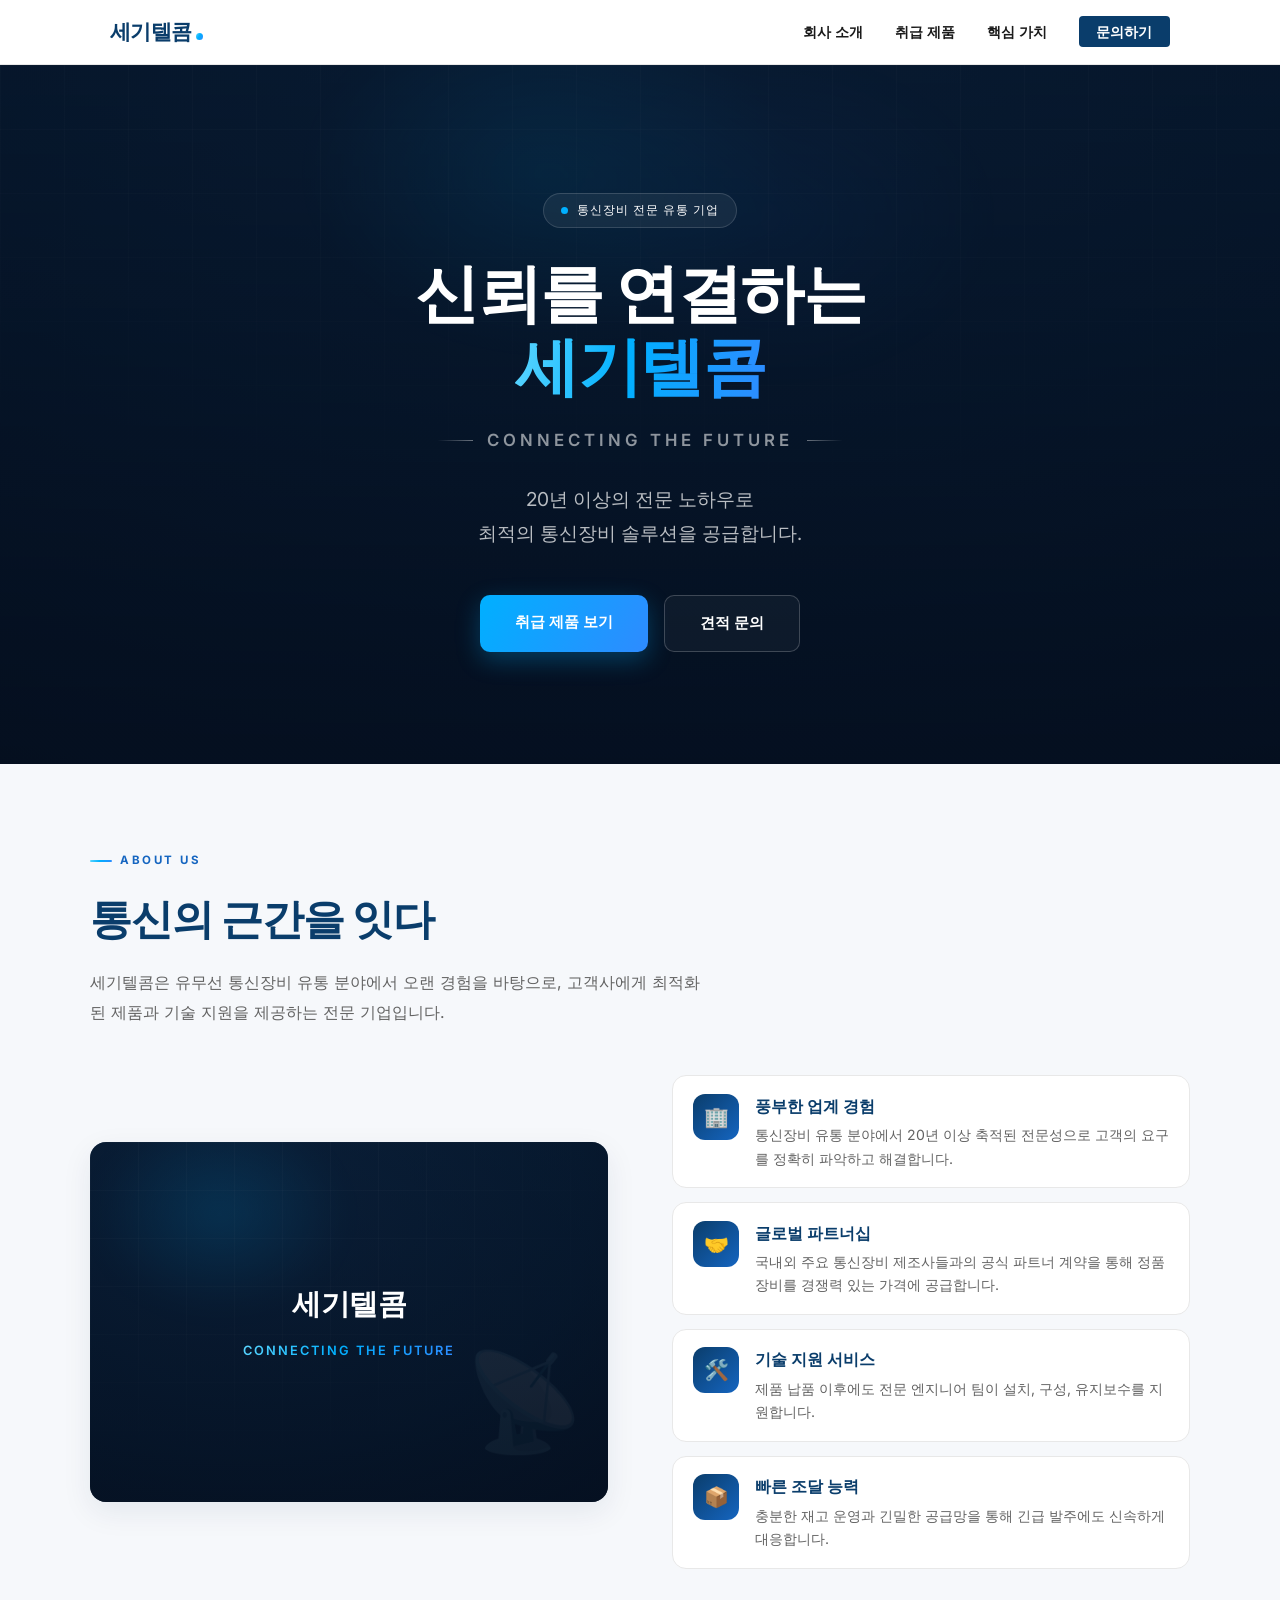
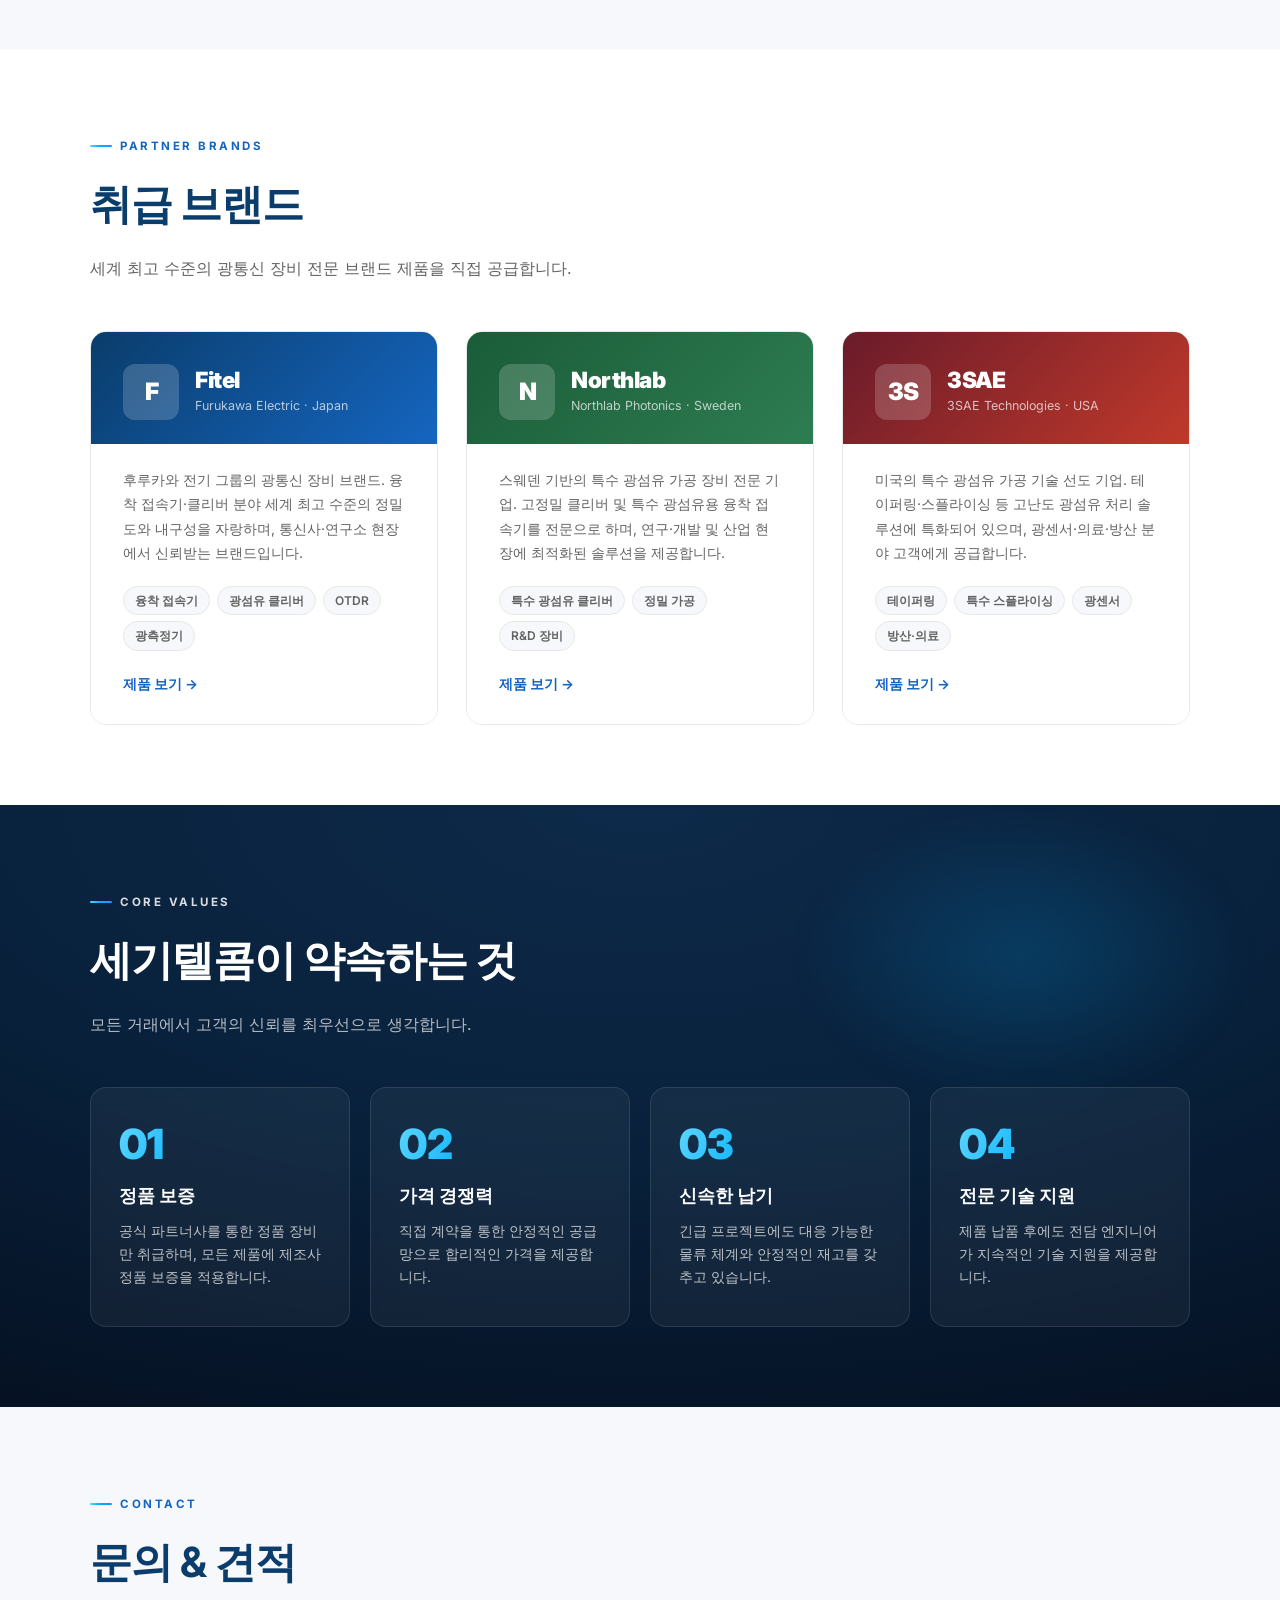
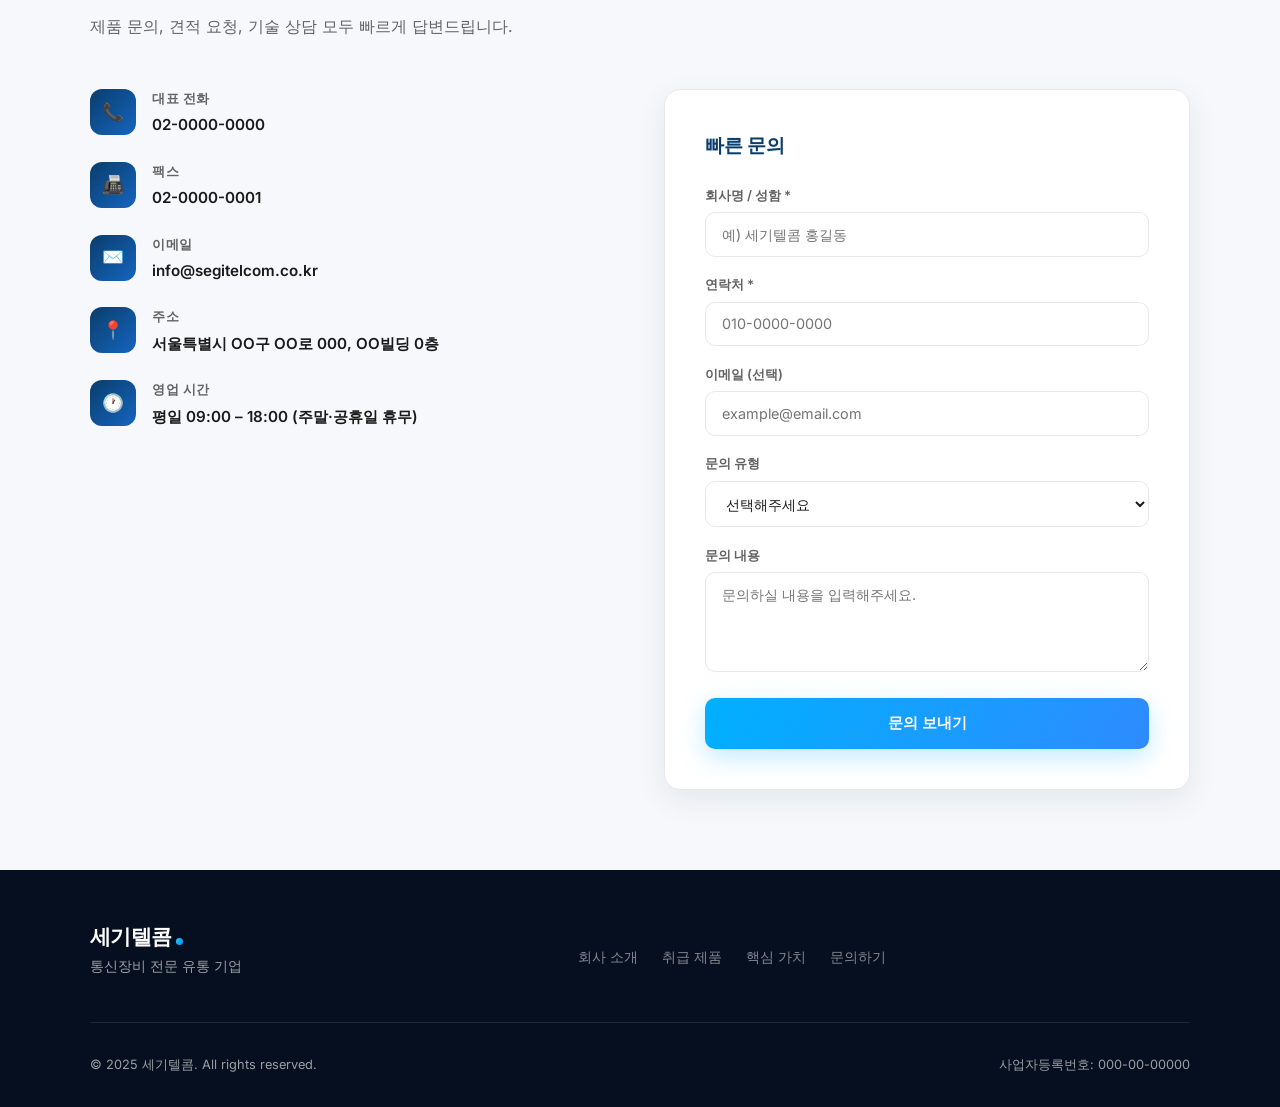
<file: index.html>
<!DOCTYPE html>
<html lang="ko">
<head>
  <meta charset="UTF-8" />
  <meta name="viewport" content="width=device-width, initial-scale=1.0" />
  <title>세기텔콤 | 통신장비 전문 유통</title>
  <link rel="preconnect" href="https://fonts.googleapis.com">
  <link href="https://fonts.googleapis.com/css2?family=Inter:wght@400;500;600;700&display=swap" rel="stylesheet">
  <style>
    :root {
      --primary: #0a3d6b;
      --primary-light: #1565c0;
      --accent: #00b0ff;
      --accent-grad: linear-gradient(120deg, #5cd6ff 0%, #00b0ff 45%, #2e8bff 100%);
      --gray-100: #f6f8fb;
      --gray-200: #e8e8e8;
      --gray-500: #636363;
      --gray-800: #1a1a1a;
      --white: #ffffff;
      --dark: #050f1f;
      --dark-2: #08203a;
      --radius: 16px;
      --shadow: 0 2px 8px rgba(26,26,26,0.08);
      --shadow-card: 0 10px 30px rgba(13,40,74,0.08);
      --shadow-glow: 0 16px 40px rgba(0,176,255,0.18);
    }

    * { box-sizing: border-box; margin: 0; padding: 0; }
    html { scroll-behavior: smooth; }
    body {
      font-family: 'Inter', 'Apple SD Gothic Neo', 'Noto Sans KR', 'Malgun Gothic', sans-serif;
      color: var(--gray-800);
      line-height: 1.6;
    }

    /* ── 내비게이션 ── */
    header {
      position: sticky;
      top: 0;
      z-index: 100;
      background: var(--white);
      border-bottom: 1px solid var(--gray-200);
    }

    nav {
      max-width: 1100px;
      margin: 0 auto;
      padding: 0 1.25rem;
      height: 64px;
      display: flex;
      align-items: center;
      justify-content: space-between;
    }

    .logo {
      display: inline-flex;
      align-items: flex-end;
      font-size: 1.34rem;
      font-weight: 700;
      color: var(--primary);
      letter-spacing: -0.6px;
      line-height: 1;
      text-decoration: none;
    }
    .logo-dot {
      width: 7px;
      height: 7px;
      border-radius: 50%;
      background: var(--accent-grad);
      margin-left: 4px;
      margin-bottom: 3px;
      transition: transform 0.2s ease;
    }
    .logo:hover .logo-dot { transform: scale(1.25); }

    .nav-links {
      display: flex;
      gap: 2rem;
      list-style: none;
    }
    .nav-links a {
      text-decoration: none;
      font-size: 0.9rem;
      font-weight: 600;
      color: var(--gray-800);
      transition: color 0.2s;
    }
    .nav-links a:hover { color: var(--primary-light); }

    .nav-cta {
      background: var(--primary);
      color: var(--white) !important;
      padding: 0.45rem 1.1rem;
      border-radius: 4px;
      transition: background 0.2s !important;
    }
    .nav-cta:hover { background: var(--primary-light) !important; }

    /* 햄버거 */
    .hamburger {
      display: none;
      flex-direction: column;
      gap: 5px;
      cursor: pointer;
      padding: 4px;
      background: none;
      border: none;
    }
    .hamburger span {
      display: block;
      width: 24px;
      height: 2px;
      background: var(--primary);
      border-radius: 2px;
      transition: all 0.3s;
    }
    .hamburger.open span:nth-child(1) { transform: translateY(7px) rotate(45deg); }
    .hamburger.open span:nth-child(2) { opacity: 0; }
    .hamburger.open span:nth-child(3) { transform: translateY(-7px) rotate(-45deg); }

    /* 모바일 드로어 */
    .mobile-menu {
      display: none;
      flex-direction: column;
      background: var(--white);
      border-top: 1px solid var(--gray-200);
      padding: 1rem 1.25rem 1.5rem;
      gap: 0.75rem;
    }
    .mobile-menu.open { display: flex; }
    .mobile-menu a {
      text-decoration: none;
      font-size: 0.95rem;
      font-weight: 600;
      color: var(--gray-800);
      padding: 0.5rem 0;
      border-bottom: 1px solid var(--gray-100);
    }
    .mobile-menu a:last-child { border-bottom: none; }

    /* ── 히어로 ── */
    #hero {
      background: radial-gradient(120% 120% at 50% 0%, #0e2a4a 0%, #08203a 45%, #050f1f 100%);
      color: var(--white);
      padding: 8rem 1.25rem 7rem;
      text-align: center;
      position: relative;
      overflow: hidden;
    }
    /* 은은한 광원(aurora) 글로우 */
    #hero::before {
      content: '';
      position: absolute;
      top: -30%;
      left: 50%;
      transform: translateX(-50%);
      width: 90%;
      height: 120%;
      background:
        radial-gradient(closest-side, rgba(0,176,255,0.22), transparent 70%),
        radial-gradient(closest-side, rgba(21,101,192,0.18), transparent 70%);
      background-position: 30% 20%, 75% 35%;
      background-size: 60% 60%, 55% 55%;
      background-repeat: no-repeat;
      filter: blur(10px);
      pointer-events: none;
    }
    /* 미세 그리드 라인 모티브 */
    #hero::after {
      content: '';
      position: absolute;
      inset: 0;
      background-image:
        linear-gradient(rgba(255,255,255,0.035) 1px, transparent 1px),
        linear-gradient(90deg, rgba(255,255,255,0.035) 1px, transparent 1px);
      background-size: 64px 64px;
      mask-image: radial-gradient(120% 80% at 50% 0%, #000 35%, transparent 80%);
      -webkit-mask-image: radial-gradient(120% 80% at 50% 0%, #000 35%, transparent 80%);
      pointer-events: none;
    }

    /* 유튜브 배경 영상 */
    .hero-video-bg {
      position: absolute;
      inset: 0;
      z-index: 0;
      overflow: hidden;
      pointer-events: none;
    }
    .hero-video-bg iframe {
      position: absolute;
      top: 50%;
      left: 50%;
      transform: translate(-50%, -50%);
      width: 100vw;
      height: 56.25vw;        /* 16:9 (가로 기준) */
      min-height: 100%;
      min-width: 177.78vh;    /* 16:9 (세로 기준) — 항상 영역을 덮도록 */
      border: 0;
    }
    /* 영상 위 어두운 오버레이 (텍스트 가독성 확보) */
    .hero-overlay {
      position: absolute;
      inset: 0;
      z-index: 1;
      background:
        linear-gradient(180deg, rgba(5,15,31,0.55) 0%, rgba(5,15,31,0.78) 100%);
      pointer-events: none;
    }

    .hero-inner {
      position: relative;
      z-index: 2;
      max-width: 820px;
      margin: 0 auto;
      animation: heroFade 0.9s ease both;
    }
    @keyframes heroFade {
      from { opacity: 0; transform: translateY(18px); }
      to   { opacity: 1; transform: translateY(0); }
    }

    .hero-badge {
      display: inline-flex;
      align-items: center;
      gap: 0.55rem;
      background: rgba(255,255,255,0.06);
      border: 1px solid rgba(255,255,255,0.14);
      border-radius: 50px;
      padding: 0.4rem 1.1rem;
      font-size: 0.78rem;
      font-weight: 500;
      letter-spacing: 1px;
      margin-bottom: 1.75rem;
      backdrop-filter: blur(8px);
    }
    .hero-badge::before {
      content: '';
      width: 7px; height: 7px;
      border-radius: 50%;
      background: var(--accent);
      box-shadow: 0 0 0 0 rgba(0,176,255,0.6);
      animation: pulseDot 2s infinite;
    }
    @keyframes pulseDot {
      0%   { box-shadow: 0 0 0 0 rgba(0,176,255,0.55); }
      70%  { box-shadow: 0 0 0 8px rgba(0,176,255,0); }
      100% { box-shadow: 0 0 0 0 rgba(0,176,255,0); }
    }

    #hero h1 {
      font-size: clamp(2.4rem, 6vw, 4rem);
      font-weight: 700;
      line-height: 1.15;
      margin-bottom: 1.5rem;
      letter-spacing: -1.5px;
    }
    #hero h1 em {
      font-style: normal;
      background: linear-gradient(100deg, #5cd6ff 0%, var(--accent) 45%, #2e8bff 100%);
      -webkit-background-clip: text;
      background-clip: text;
      -webkit-text-fill-color: transparent;
      color: transparent;
    }

    .hero-tagline {
      font-size: clamp(0.85rem, 2vw, 1.05rem);
      font-weight: 600;
      letter-spacing: 4px;
      text-transform: uppercase;
      color: rgba(255,255,255,0.55);
      margin-bottom: 1.75rem;
      display: flex;
      align-items: center;
      justify-content: center;
      gap: 0.9rem;
    }
    .hero-tagline::before,
    .hero-tagline::after {
      content: '';
      width: 36px;
      height: 1px;
      background: linear-gradient(90deg, transparent, rgba(255,255,255,0.4));
    }
    .hero-tagline::after { background: linear-gradient(90deg, rgba(255,255,255,0.4), transparent); }

    #hero p {
      font-size: clamp(1rem, 2.5vw, 1.2rem);
      color: rgba(255,255,255,0.72);
      font-weight: 400;
      margin-bottom: 2.75rem;
      line-height: 1.8;
    }

    .hero-btns { display: flex; gap: 1rem; justify-content: center; flex-wrap: wrap; }

    .btn-primary {
      background: linear-gradient(120deg, var(--accent), #2e8bff);
      color: #fff;
      font-weight: 600;
      padding: 0.95rem 2.2rem;
      border-radius: 10px;
      text-decoration: none;
      font-size: 0.95rem;
      box-shadow: 0 8px 24px rgba(0,176,255,0.28);
      transition: transform 0.2s, box-shadow 0.2s;
    }
    .btn-primary:hover { transform: translateY(-2px); box-shadow: 0 12px 32px rgba(0,176,255,0.4); }

    .btn-outline {
      background: rgba(255,255,255,0.04);
      color: var(--white);
      font-weight: 600;
      padding: 0.95rem 2.2rem;
      border-radius: 10px;
      border: 1px solid rgba(255,255,255,0.2);
      text-decoration: none;
      font-size: 0.95rem;
      backdrop-filter: blur(8px);
      transition: background 0.2s, border-color 0.2s, transform 0.2s;
    }
    .btn-outline:hover { background: rgba(255,255,255,0.1); border-color: rgba(255,255,255,0.4); transform: translateY(-2px); }

    /* 통계 */
    .stats {
      display: flex;
      justify-content: center;
      gap: 2rem;
      margin-top: 4rem;
      flex-wrap: wrap;
    }
    .stat-item { text-align: center; }
    .stat-num {
      font-size: 2rem;
      font-weight: 800;
      color: var(--accent);
      display: block;
    }
    .stat-label { font-size: 0.8rem; opacity: 0.75; margin-top: 0.25rem; }

    /* ── 공통 섹션 ── */
    section { padding: 5rem 1.25rem; }
    .container { max-width: 1100px; margin: 0 auto; }

    .section-tag {
      display: inline-flex;
      align-items: center;
      gap: 0.5rem;
      font-size: 0.72rem;
      font-weight: 700;
      letter-spacing: 2.5px;
      text-transform: uppercase;
      color: var(--primary-light);
      margin-bottom: 1rem;
    }
    .section-tag::before {
      content: '';
      width: 22px;
      height: 2px;
      border-radius: 2px;
      background: var(--accent-grad);
    }
    .section-title {
      font-size: clamp(1.8rem, 3.4vw, 2.6rem);
      font-weight: 700;
      color: var(--primary);
      margin-bottom: 1rem;
      letter-spacing: -1px;
    }
    .section-desc {
      font-size: 1.02rem;
      color: var(--gray-500);
      max-width: 620px;
      line-height: 1.8;
    }

    /* 스크롤 등장 애니메이션 */
    .reveal {
      opacity: 0;
      transform: translateY(28px);
      transition: opacity 0.7s ease, transform 0.7s ease;
    }
    .reveal.in { opacity: 1; transform: translateY(0); }
    @media (prefers-reduced-motion: reduce) {
      .reveal { opacity: 1; transform: none; transition: none; }
    }

    /* ── 회사 소개 ── */
    #about { background: var(--gray-100); }

    .about-grid {
      display: grid;
      grid-template-columns: 1fr 1fr;
      gap: 4rem;
      align-items: center;
      margin-top: 3rem;
    }

    .about-visual {
      background: radial-gradient(120% 120% at 30% 20%, #0e2a4a 0%, #08203a 55%, #050f1f 100%);
      border-radius: var(--radius);
      height: 360px;
      display: flex;
      align-items: center;
      justify-content: center;
      position: relative;
      overflow: hidden;
      box-shadow: var(--shadow-card);
    }
    .about-visual::before {
      content: '';
      position: absolute;
      top: -20%; left: -10%;
      width: 70%; height: 80%;
      background: radial-gradient(closest-side, rgba(0,176,255,0.28), transparent 70%);
      filter: blur(12px);
    }
    .about-visual::after {
      content: '';
      position: absolute;
      inset: 0;
      background-image:
        linear-gradient(rgba(255,255,255,0.04) 1px, transparent 1px),
        linear-gradient(90deg, rgba(255,255,255,0.04) 1px, transparent 1px);
      background-size: 48px 48px;
      mask-image: radial-gradient(100% 100% at 30% 20%, #000 30%, transparent 75%);
      -webkit-mask-image: radial-gradient(100% 100% at 30% 20%, #000 30%, transparent 75%);
    }
    /* about 비주얼 유튜브 배경 영상 */
    .about-video {
      position: absolute;
      inset: 0;
      z-index: 0;
      overflow: hidden;
      border-radius: var(--radius);
      pointer-events: none;
    }
    .about-video iframe {
      position: absolute;
      top: 50%;
      left: 50%;
      transform: translate(-50%, -50%);
      width: max(100%, 640px);   /* 컨테이너를 항상 덮도록 */
      aspect-ratio: 16 / 9;
      height: auto;
      border: 0;
    }
    .about-video-overlay {
      position: absolute;
      inset: 0;
      z-index: 1;
      background: linear-gradient(180deg, rgba(5,15,31,0.42) 0%, rgba(5,15,31,0.72) 100%);
      pointer-events: none;
    }
    .about-icon {
      font-size: 6rem;
      opacity: 0.18;
      position: absolute;
      bottom: 1.5rem; right: 1.5rem;
    }
    .about-tagline {
      position: relative;
      z-index: 2;
      text-align: center;
      color: var(--white);
      padding: 2rem;
    }
    .about-tagline strong {
      display: block;
      font-size: 1.8rem;
      font-weight: 800;
      letter-spacing: -0.5px;
      margin-bottom: 0.6rem;
    }
    .about-tagline span {
      font-size: 0.8rem;
      font-weight: 600;
      letter-spacing: 2px;
      text-transform: uppercase;
      background: var(--accent-grad);
      -webkit-background-clip: text;
      background-clip: text;
      -webkit-text-fill-color: transparent;
      color: transparent;
    }

    .about-points { display: flex; flex-direction: column; gap: 0.85rem; }
    .about-point {
      display: flex;
      gap: 1rem;
      align-items: flex-start;
      background: var(--white);
      border: 1px solid var(--gray-200);
      border-radius: 14px;
      padding: 1.1rem 1.25rem;
      transition: transform 0.25s, box-shadow 0.25s, border-color 0.25s;
    }
    .about-point:hover {
      transform: translateY(-3px);
      box-shadow: var(--shadow-card);
      border-color: transparent;
    }
    .point-icon {
      width: 46px;
      height: 46px;
      min-width: 46px;
      background: linear-gradient(135deg, var(--primary), var(--primary-light));
      border-radius: 12px;
      display: flex;
      align-items: center;
      justify-content: center;
      font-size: 1.25rem;
    }
    .point-text h4 {
      font-size: 1rem;
      font-weight: 700;
      color: var(--primary);
      margin-bottom: 0.25rem;
    }
    .point-text p { font-size: 0.88rem; color: var(--gray-500); line-height: 1.65; }

    /* ── 취급 브랜드 ── */
    #brands { background: var(--white); }
    .brands-grid {
      display: grid;
      grid-template-columns: repeat(auto-fit, minmax(300px, 1fr));
      gap: 1.75rem;
      margin-top: 3rem;
    }
    .brand-card {
      border-radius: var(--radius);
      border: 1px solid var(--gray-200);
      overflow: hidden;
      transition: transform 0.3s, box-shadow 0.3s, border-color 0.3s;
      text-decoration: none;
      display: block;
      color: inherit;
      background: var(--white);
    }
    .brand-card:hover {
      transform: translateY(-6px);
      box-shadow: var(--shadow-card);
      border-color: rgba(0,176,255,0.4);
    }
    .brand-card-header {
      padding: 2rem 2rem 1.5rem;
      display: flex; align-items: center; gap: 1rem;
    }
    .brand-card-header.fitel   { background: linear-gradient(135deg, #0a3d6b, #1565c0); }
    .brand-card-header.northlab { background: linear-gradient(135deg, #1a5c38, #2e7d52); }
    .brand-card-header.sae      { background: linear-gradient(135deg, #6a1b2a, #c0392b); }
    .brand-logo-box {
      width: 56px; height: 56px; min-width: 56px;
      background: rgba(255,255,255,0.18); border-radius: 12px;
      display: flex; align-items: center; justify-content: center;
      font-size: 1.5rem; font-weight: 900; color: #fff;
      letter-spacing: -1px;
    }
    .brand-name-wrap { color: #fff; }
    .brand-name { font-size: 1.4rem; font-weight: 900; letter-spacing: -0.5px; line-height: 1.1; }
    .brand-origin { font-size: 0.78rem; opacity: 0.7; margin-top: 0.2rem; }
    .brand-card-body { padding: 1.5rem 2rem 1.75rem; background: var(--white); }
    .brand-card-body p { font-size: 0.875rem; color: var(--gray-500); line-height: 1.75; margin-bottom: 1.25rem; }
    .brand-keywords { display: flex; gap: 0.4rem; flex-wrap: wrap; margin-bottom: 1.25rem; }
    .brand-keyword {
      background: var(--gray-100); border: 1px solid var(--gray-200);
      border-radius: 50px; padding: 0.25rem 0.7rem;
      font-size: 0.75rem; color: var(--gray-500); font-weight: 600;
    }
    .brand-link {
      display: inline-flex; align-items: center; gap: 0.3rem;
      font-size: 0.85rem; font-weight: 700;
      color: var(--primary-light);
      transition: gap 0.2s;
    }
    .brand-card:hover .brand-link { gap: 0.6rem; }

    /* ── 핵심 가치 ── */
    #values {
      background: radial-gradient(120% 120% at 50% 0%, #0e2a4a 0%, #08203a 50%, #050f1f 100%);
      color: var(--white);
      position: relative;
      overflow: hidden;
    }
    #values::before {
      content: '';
      position: absolute;
      top: -10%; right: -5%;
      width: 50%; height: 70%;
      background: radial-gradient(closest-side, rgba(0,176,255,0.18), transparent 70%);
      filter: blur(14px);
      pointer-events: none;
    }
    #values .container { position: relative; z-index: 1; }
    #values .section-tag { color: rgba(255,255,255,0.85); }
    #values .section-title { color: var(--white); }
    #values .section-desc { color: rgba(255,255,255,0.7); max-width: 100%; }

    .values-grid {
      display: grid;
      grid-template-columns: repeat(auto-fit, minmax(220px, 1fr));
      gap: 1.25rem;
      margin-top: 3rem;
    }
    .value-card {
      background: rgba(255,255,255,0.05);
      border: 1px solid rgba(255,255,255,0.1);
      border-radius: var(--radius);
      padding: 2.25rem 1.75rem;
      transition: transform 0.3s, background 0.3s, border-color 0.3s;
      backdrop-filter: blur(6px);
    }
    .value-card:hover {
      transform: translateY(-5px);
      background: rgba(255,255,255,0.09);
      border-color: rgba(0,176,255,0.4);
    }
    .value-num {
      font-size: 2.6rem;
      font-weight: 900;
      background: var(--accent-grad);
      -webkit-background-clip: text;
      background-clip: text;
      -webkit-text-fill-color: transparent;
      color: transparent;
      display: block;
      line-height: 1;
      margin-bottom: 1rem;
    }
    .value-card h3 { font-size: 1.1rem; font-weight: 700; margin-bottom: 0.6rem; }
    .value-card p { font-size: 0.86rem; opacity: 0.72; line-height: 1.7; }

    /* ── 연락처 ── */
    #contact { background: var(--gray-100); }

    .contact-grid {
      display: grid;
      grid-template-columns: 1fr 1fr;
      gap: 3rem;
      margin-top: 3rem;
    }

    .contact-info { display: flex; flex-direction: column; gap: 1.5rem; }
    .contact-item { display: flex; gap: 1rem; align-items: flex-start; }
    .contact-icon {
      width: 46px;
      height: 46px;
      min-width: 46px;
      background: linear-gradient(135deg, var(--primary), var(--primary-light));
      border-radius: 12px;
      display: flex;
      align-items: center;
      justify-content: center;
      font-size: 1.1rem;
    }
    .contact-item h4 {
      font-size: 0.8rem;
      font-weight: 700;
      color: var(--gray-500);
      text-transform: uppercase;
      letter-spacing: 0.5px;
      margin-bottom: 0.25rem;
    }
    .contact-item p { font-size: 0.95rem; font-weight: 600; color: var(--gray-800); }

    .contact-form {
      background: var(--white);
      border-radius: var(--radius);
      padding: 2.5rem;
      border: 1px solid var(--gray-200);
      box-shadow: var(--shadow-card);
    }
    .contact-form h3 { font-size: 1.2rem; font-weight: 700; color: var(--primary); margin-bottom: 1.5rem; }

    .form-row { margin-bottom: 1.1rem; }
    .form-row label {
      display: block;
      font-size: 0.82rem;
      font-weight: 600;
      color: var(--gray-500);
      margin-bottom: 0.4rem;
    }
    .form-row input,
    .form-row textarea,
    .form-row select {
      width: 100%;
      padding: 0.8rem 1rem;
      border: 1.5px solid var(--gray-200);
      border-radius: 10px;
      font-size: 0.9rem;
      font-family: inherit;
      color: var(--gray-800);
      transition: border-color 0.2s, box-shadow 0.2s;
      background: var(--white);
    }
    .form-row input:focus,
    .form-row textarea:focus,
    .form-row select:focus {
      outline: none;
      border-color: var(--accent);
      box-shadow: 0 0 0 3px rgba(0,176,255,0.15);
    }
    .form-row textarea { height: 100px; resize: vertical; }

    .btn-submit {
      width: 100%;
      background: linear-gradient(120deg, var(--accent), #2e8bff);
      color: var(--white);
      border: none;
      padding: 0.95rem;
      border-radius: 10px;
      font-size: 0.95rem;
      font-weight: 700;
      cursor: pointer;
      font-family: inherit;
      box-shadow: 0 8px 24px rgba(0,176,255,0.25);
      transition: transform 0.2s, box-shadow 0.2s;
    }
    .btn-submit:hover { transform: translateY(-2px); box-shadow: 0 12px 30px rgba(0,176,255,0.38); }
    .btn-submit:disabled { opacity: 0.7; transform: none; cursor: default; }

    /* ── 푸터 ── */
    footer {
      background: var(--dark);
      color: rgba(255,255,255,0.6);
      padding: 3.5rem 1.25rem 2rem;
    }
    .footer-inner { max-width: 1100px; margin: 0 auto; }
    .footer-top {
      display: flex;
      justify-content: space-between;
      align-items: flex-start;
      gap: 2rem;
      flex-wrap: wrap;
      margin-bottom: 2rem;
      padding-bottom: 2rem;
      border-bottom: 1px solid rgba(255,255,255,0.1);
    }
    .footer-logo { display: inline-flex; align-items: flex-end; font-size: 1.3rem; font-weight: 700; color: var(--white); margin-bottom: 0.5rem; line-height: 1; letter-spacing: -0.6px; }
    .footer-tagline { font-size: 0.85rem; }
    .footer-links { display: flex; gap: 1.5rem; flex-wrap: wrap; }
    .footer-links a {
      text-decoration: none;
      color: rgba(255,255,255,0.5);
      font-size: 0.85rem;
      transition: color 0.2s;
    }
    .footer-links a:hover { color: var(--white); }
    .footer-bottom {
      display: flex;
      justify-content: space-between;
      align-items: center;
      flex-wrap: wrap;
      gap: 1rem;
      font-size: 0.8rem;
    }

    /* 토스트 */
    .toast {
      position: fixed;
      bottom: 1.5rem;
      right: 1.5rem;
      background: var(--primary);
      color: var(--white);
      padding: 0.9rem 1.5rem;
      border-radius: 10px;
      font-size: 0.9rem;
      font-weight: 600;
      box-shadow: 0 8px 24px rgba(0,0,0,0.2);
      transform: translateY(100px);
      opacity: 0;
      transition: all 0.35s cubic-bezier(0.34, 1.56, 0.64, 1);
      z-index: 200;
    }
    .toast.show { transform: translateY(0); opacity: 1; }

    /* ── 반응형 ── */
    @media (max-width: 768px) {
      .nav-links { display: none; }
      .hamburger { display: flex; }
      .about-grid { grid-template-columns: 1fr; gap: 2rem; }
      .about-visual { height: 220px; }
      .contact-grid { grid-template-columns: 1fr; }
      .footer-top { flex-direction: column; }
      .footer-bottom { flex-direction: column; text-align: center; }
      section { padding: 3.5rem 1.25rem; }
      .stats { gap: 1.5rem; }
    }

    @media (max-width: 480px) {
      .hero-btns { flex-direction: column; align-items: center; }
      .btn-primary, .btn-outline { width: 100%; max-width: 280px; text-align: center; }
    }
  </style>
</head>
<body>

  <!-- 내비게이션 -->
  <header>
    <nav>
      <a class="logo" href="#hero">세기텔콤<i class="logo-dot"></i></a>
      <ul class="nav-links">
        <li><a href="#about">회사 소개</a></li>
        <li><a href="products.html">취급 제품</a></li>
        <li><a href="#values">핵심 가치</a></li>
        <li><a href="#contact" class="nav-cta">문의하기</a></li>
      </ul>
      <button class="hamburger" id="hamburger" aria-label="메뉴">
        <span></span><span></span><span></span>
      </button>
    </nav>
    <div class="mobile-menu" id="mobileMenu">
      <a href="#about" class="mobile-link">회사 소개</a>
      <a href="#products" class="mobile-link">취급 제품</a>
      <a href="#values" class="mobile-link">핵심 가치</a>
      <a href="#contact" class="mobile-link">문의하기</a>
    </div>
  </header>

  <!-- 히어로 -->
  <section id="hero">
    <div class="hero-video-bg">
      <iframe
        src="https://www.youtube.com/embed/hxh3KKJA0hg?autoplay=1&mute=1&controls=0&loop=1&playlist=hxh3KKJA0hg&playsinline=1&modestbranding=1&rel=0&disablekb=1&iv_load_policy=3"
        title="세기텔콤 배경 영상"
        allow="autoplay; encrypted-media"
        frameborder="0"></iframe>
    </div>
    <div class="hero-overlay"></div>
    <div class="hero-inner">
      <div class="hero-badge">통신장비 전문 유통 기업</div>
      <h1>신뢰를 연결하는<br /><em>세기텔콤</em></h1>
      <div class="hero-tagline">Connecting the Future</div>
      <p>
        20년 이상의 전문 노하우로<br />
        최적의 통신장비 솔루션을 공급합니다.
      </p>
      <div class="hero-btns">
        <a href="products.html" class="btn-primary">취급 제품 보기</a>
        <a href="#contact" class="btn-outline">견적 문의</a>
      </div>
    </div>
  </section>

  <!-- 회사 소개 -->
  <section id="about">
    <div class="container">
      <div class="section-tag">About Us</div>
      <h2 class="section-title">통신의 근간을 잇다</h2>
      <p class="section-desc">
        세기텔콤은 유무선 통신장비 유통 분야에서 오랜 경험을 바탕으로,
        고객사에게 최적화된 제품과 기술 지원을 제공하는 전문 기업입니다.
      </p>
      <div class="about-grid">
        <div class="about-visual">
          <div class="about-video">
            <iframe
              src="https://www.youtube.com/embed/4W2kmJSZ07Y?autoplay=1&mute=1&controls=0&loop=1&playlist=4W2kmJSZ07Y&playsinline=1&modestbranding=1&rel=0&disablekb=1&iv_load_policy=3"
              title="세기텔콤 소개 영상"
              allow="autoplay; encrypted-media"
              frameborder="0"></iframe>
          </div>
          <div class="about-video-overlay"></div>
          <span class="about-icon">📡</span>
          <div class="about-tagline">
            <strong>세기텔콤</strong>
            <span>Connecting the Future</span>
          </div>
        </div>
        <div class="about-points">
          <div class="about-point">
            <div class="point-icon">🏢</div>
            <div class="point-text">
              <h4>풍부한 업계 경험</h4>
              <p>통신장비 유통 분야에서 20년 이상 축적된 전문성으로 고객의 요구를 정확히 파악하고 해결합니다.</p>
            </div>
          </div>
          <div class="about-point">
            <div class="point-icon">🤝</div>
            <div class="point-text">
              <h4>글로벌 파트너십</h4>
              <p>국내외 주요 통신장비 제조사들과의 공식 파트너 계약을 통해 정품 장비를 경쟁력 있는 가격에 공급합니다.</p>
            </div>
          </div>
          <div class="about-point">
            <div class="point-icon">🛠️</div>
            <div class="point-text">
              <h4>기술 지원 서비스</h4>
              <p>제품 납품 이후에도 전문 엔지니어 팀이 설치, 구성, 유지보수를 지원합니다.</p>
            </div>
          </div>
          <div class="about-point">
            <div class="point-icon">📦</div>
            <div class="point-text">
              <h4>빠른 조달 능력</h4>
              <p>충분한 재고 운영과 긴밀한 공급망을 통해 긴급 발주에도 신속하게 대응합니다.</p>
            </div>
          </div>
        </div>
      </div>
    </div>
  </section>

  <!-- 취급 브랜드 -->
  <section id="brands">
    <div class="container">
      <div class="section-tag">Partner Brands</div>
      <h2 class="section-title">취급 브랜드</h2>
      <p class="section-desc">
        세계 최고 수준의 광통신 장비 전문 브랜드 제품을 직접 공급합니다.
      </p>
      <div class="brands-grid">

        <a href="products.html?brand=Fitel" class="brand-card">
          <div class="brand-card-header fitel">
            <div class="brand-logo-box">F</div>
            <div class="brand-name-wrap">
              <div class="brand-name">Fitel</div>
              <div class="brand-origin">Furukawa Electric · Japan</div>
            </div>
          </div>
          <div class="brand-card-body">
            <p>후루카와 전기 그룹의 광통신 장비 브랜드. 융착 접속기·클리버 분야 세계 최고 수준의 정밀도와 내구성을 자랑하며, 통신사·연구소 현장에서 신뢰받는 브랜드입니다.</p>
            <div class="brand-keywords">
              <span class="brand-keyword">융착 접속기</span>
              <span class="brand-keyword">광섬유 클리버</span>
              <span class="brand-keyword">OTDR</span>
              <span class="brand-keyword">광측정기</span>
            </div>
            <span class="brand-link">제품 보기 →</span>
          </div>
        </a>

        <a href="products.html?brand=Northlab" class="brand-card">
          <div class="brand-card-header northlab">
            <div class="brand-logo-box">N</div>
            <div class="brand-name-wrap">
              <div class="brand-name">Northlab</div>
              <div class="brand-origin">Northlab Photonics · Sweden</div>
            </div>
          </div>
          <div class="brand-card-body">
            <p>스웨덴 기반의 특수 광섬유 가공 장비 전문 기업. 고정밀 클리버 및 특수 광섬유용 융착 접속기를 전문으로 하며, 연구·개발 및 산업 현장에 최적화된 솔루션을 제공합니다.</p>
            <div class="brand-keywords">
              <span class="brand-keyword">특수 광섬유 클리버</span>
              <span class="brand-keyword">정밀 가공</span>
              <span class="brand-keyword">R&amp;D 장비</span>
            </div>
            <span class="brand-link">제품 보기 →</span>
          </div>
        </a>

        <a href="products.html?brand=3SAE" class="brand-card">
          <div class="brand-card-header sae">
            <div class="brand-logo-box">3S</div>
            <div class="brand-name-wrap">
              <div class="brand-name">3SAE</div>
              <div class="brand-origin">3SAE Technologies · USA</div>
            </div>
          </div>
          <div class="brand-card-body">
            <p>미국의 특수 광섬유 가공 기술 선도 기업. 테이퍼링·스플라이싱 등 고난도 광섬유 처리 솔루션에 특화되어 있으며, 광센서·의료·방산 분야 고객에게 공급합니다.</p>
            <div class="brand-keywords">
              <span class="brand-keyword">테이퍼링</span>
              <span class="brand-keyword">특수 스플라이싱</span>
              <span class="brand-keyword">광센서</span>
              <span class="brand-keyword">방산·의료</span>
            </div>
            <span class="brand-link">제품 보기 →</span>
          </div>
        </a>

      </div>
    </div>
  </section>

  <!-- 핵심 가치 -->
  <section id="values">
    <div class="container">
      <div class="section-tag">Core Values</div>
      <h2 class="section-title">세기텔콤이 약속하는 것</h2>
      <p class="section-desc">모든 거래에서 고객의 신뢰를 최우선으로 생각합니다.</p>
      <div class="values-grid">
        <div class="value-card">
          <span class="value-num">01</span>
          <h3>정품 보증</h3>
          <p>공식 파트너사를 통한 정품 장비만 취급하며, 모든 제품에 제조사 정품 보증을 적용합니다.</p>
        </div>
        <div class="value-card">
          <span class="value-num">02</span>
          <h3>가격 경쟁력</h3>
          <p>직접 계약을 통한 안정적인 공급망으로 합리적인 가격을 제공합니다.</p>
        </div>
        <div class="value-card">
          <span class="value-num">03</span>
          <h3>신속한 납기</h3>
          <p>긴급 프로젝트에도 대응 가능한 물류 체계와 안정적인 재고를 갖추고 있습니다.</p>
        </div>
        <div class="value-card">
          <span class="value-num">04</span>
          <h3>전문 기술 지원</h3>
          <p>제품 납품 후에도 전담 엔지니어가 지속적인 기술 지원을 제공합니다.</p>
        </div>
      </div>
    </div>
  </section>

  <!-- 연락처 -->
  <section id="contact">
    <div class="container">
      <div class="section-tag">Contact</div>
      <h2 class="section-title">문의 & 견적</h2>
      <p class="section-desc">
        제품 문의, 견적 요청, 기술 상담 모두 빠르게 답변드립니다.
      </p>
      <div class="contact-grid">
        <div class="contact-info">
          <div class="contact-item">
            <div class="contact-icon">📞</div>
            <div>
              <h4>대표 전화</h4>
              <p>02-0000-0000</p>
            </div>
          </div>
          <div class="contact-item">
            <div class="contact-icon">📠</div>
            <div>
              <h4>팩스</h4>
              <p>02-0000-0001</p>
            </div>
          </div>
          <div class="contact-item">
            <div class="contact-icon">✉️</div>
            <div>
              <h4>이메일</h4>
              <p>info@segitelcom.co.kr</p>
            </div>
          </div>
          <div class="contact-item">
            <div class="contact-icon">📍</div>
            <div>
              <h4>주소</h4>
              <p>서울특별시 OO구 OO로 000, OO빌딩 0층</p>
            </div>
          </div>
          <div class="contact-item">
            <div class="contact-icon">🕐</div>
            <div>
              <h4>영업 시간</h4>
              <p>평일 09:00 – 18:00 (주말·공휴일 휴무)</p>
            </div>
          </div>
        </div>
        <div class="contact-form">
          <h3>빠른 문의</h3>
          <form id="contactForm">
            <div class="form-row">
              <label for="f-name">회사명 / 성함 *</label>
              <input id="f-name" name="회사명_성함" type="text" placeholder="예) 세기텔콤 홍길동" required />
            </div>
            <div class="form-row">
              <label for="f-tel">연락처 *</label>
              <input id="f-tel" name="연락처" type="tel" placeholder="010-0000-0000" required />
            </div>
            <div class="form-row">
              <label for="f-email">이메일 (선택)</label>
              <input id="f-email" name="이메일" type="email" placeholder="example@email.com" />
            </div>
            <div class="form-row">
              <label for="f-type">문의 유형</label>
              <select id="f-type" name="문의_유형">
                <option value="">선택해주세요</option>
                <option>제품 구매 문의</option>
                <option>견적 요청</option>
                <option>기술 지원</option>
                <option>기타</option>
              </select>
            </div>
            <div class="form-row">
              <label for="f-msg">문의 내용</label>
              <textarea id="f-msg" name="문의_내용" placeholder="문의하실 내용을 입력해주세요."></textarea>
            </div>
            <button type="submit" class="btn-submit" id="submitBtn">문의 보내기</button>
          </form>
        </div>
      </div>
    </div>
  </section>

  <!-- 푸터 -->
  <footer>
    <div class="footer-inner">
      <div class="footer-top">
        <div>
          <div class="footer-logo">세기텔콤<i class="logo-dot"></i></div>
          <div class="footer-tagline">통신장비 전문 유통 기업</div>
        </div>
        <nav class="footer-links">
          <a href="#about">회사 소개</a>
          <a href="#products">취급 제품</a>
          <a href="#values">핵심 가치</a>
          <a href="#contact">문의하기</a>
        </nav>
      </div>
      <div class="footer-bottom">
        <span>© 2025 세기텔콤. All rights reserved.</span>
        <span>사업자등록번호: 000-00-00000</span>
      </div>
    </div>
  </footer>

  <!-- 토스트 알림 -->
  <div class="toast" id="toast">문의가 접수되었습니다. 빠른 시일 내 연락드리겠습니다.</div>

  <script>
    // 햄버거 메뉴
    const hamburger = document.getElementById('hamburger');
    const mobileMenu = document.getElementById('mobileMenu');

    hamburger.addEventListener('click', () => {
      hamburger.classList.toggle('open');
      mobileMenu.classList.toggle('open');
    });

    document.querySelectorAll('.mobile-link').forEach(link => {
      link.addEventListener('click', () => {
        hamburger.classList.remove('open');
        mobileMenu.classList.remove('open');
      });
    });

    // 연락처 11자리 입력 시 문의 유형으로 포커스
    document.getElementById('f-tel').addEventListener('input', (e) => {
      const digits = e.target.value.replace(/\D/g, '');
      if (digits.length >= 11) document.getElementById('f-type').focus();
    });

    // 문의 유형 선택 시 문의 내용으로 포커스
    document.getElementById('f-type').addEventListener('change', () => {
      document.getElementById('f-msg').focus();
    });

    // 문의 폼 제출 (Formspree)
    const FORMSPREE_URL = 'https://formspree.io/f/xrewkajl';

    document.getElementById('contactForm').addEventListener('submit', async (e) => {
      e.preventDefault();
      const btn = document.getElementById('submitBtn');
      const toast = document.getElementById('toast');

      btn.disabled = true;
      btn.textContent = '전송 중...';

      try {
        const res = await fetch(FORMSPREE_URL, {
          method: 'POST',
          headers: { 'Accept': 'application/json' },
          body: new FormData(e.target),
        });

        if (res.ok) {
          toast.textContent = '✅ 문의가 접수되었습니다. 빠른 시일 내 연락드리겠습니다.';
          toast.style.background = 'var(--primary)';
          e.target.reset();
        } else {
          throw new Error('서버 오류');
        }
      } catch {
        toast.textContent = '❌ 전송에 실패했습니다. 잠시 후 다시 시도해 주세요.';
        toast.style.background = '#c62828';
      } finally {
        btn.disabled = false;
        btn.textContent = '문의 보내기';
        toast.classList.add('show');
        setTimeout(() => toast.classList.remove('show'), 5000);
      }
    });

    // 스크롤 시 헤더 그림자
    const header = document.querySelector('header');
    window.addEventListener('scroll', () => {
      header.style.boxShadow = window.scrollY > 10
        ? '0 1px 8px rgba(26,26,26,0.08)'
        : 'none';
    });

    // 스크롤 등장 애니메이션
    const revealTargets = document.querySelectorAll(
      '#about .container, #brands .container, #values .container, #contact .container'
    );
    revealTargets.forEach(el => el.classList.add('reveal'));

    if ('IntersectionObserver' in window) {
      const io = new IntersectionObserver((entries, obs) => {
        entries.forEach(entry => {
          if (entry.isIntersecting) {
            entry.target.classList.add('in');
            obs.unobserve(entry.target);
          }
        });
      }, { threshold: 0.12 });
      revealTargets.forEach(el => io.observe(el));
    } else {
      revealTargets.forEach(el => el.classList.add('in'));
    }

    // 카드 fade-in
    const observer = new IntersectionObserver((entries) => {
      entries.forEach(entry => {
        if (entry.isIntersecting) {
          entry.target.style.opacity = '1';
          entry.target.style.transform = 'translateY(0)';
        }
      });
    }, { threshold: 0.1 });

    document.querySelectorAll('.product-card, .value-card, .about-point').forEach(el => {
      el.style.opacity = '0';
      el.style.transform = 'translateY(20px)';
      el.style.transition = 'opacity 0.5s ease, transform 0.5s ease';
      observer.observe(el);
    });
  </script>
</body>
</html>
</file>
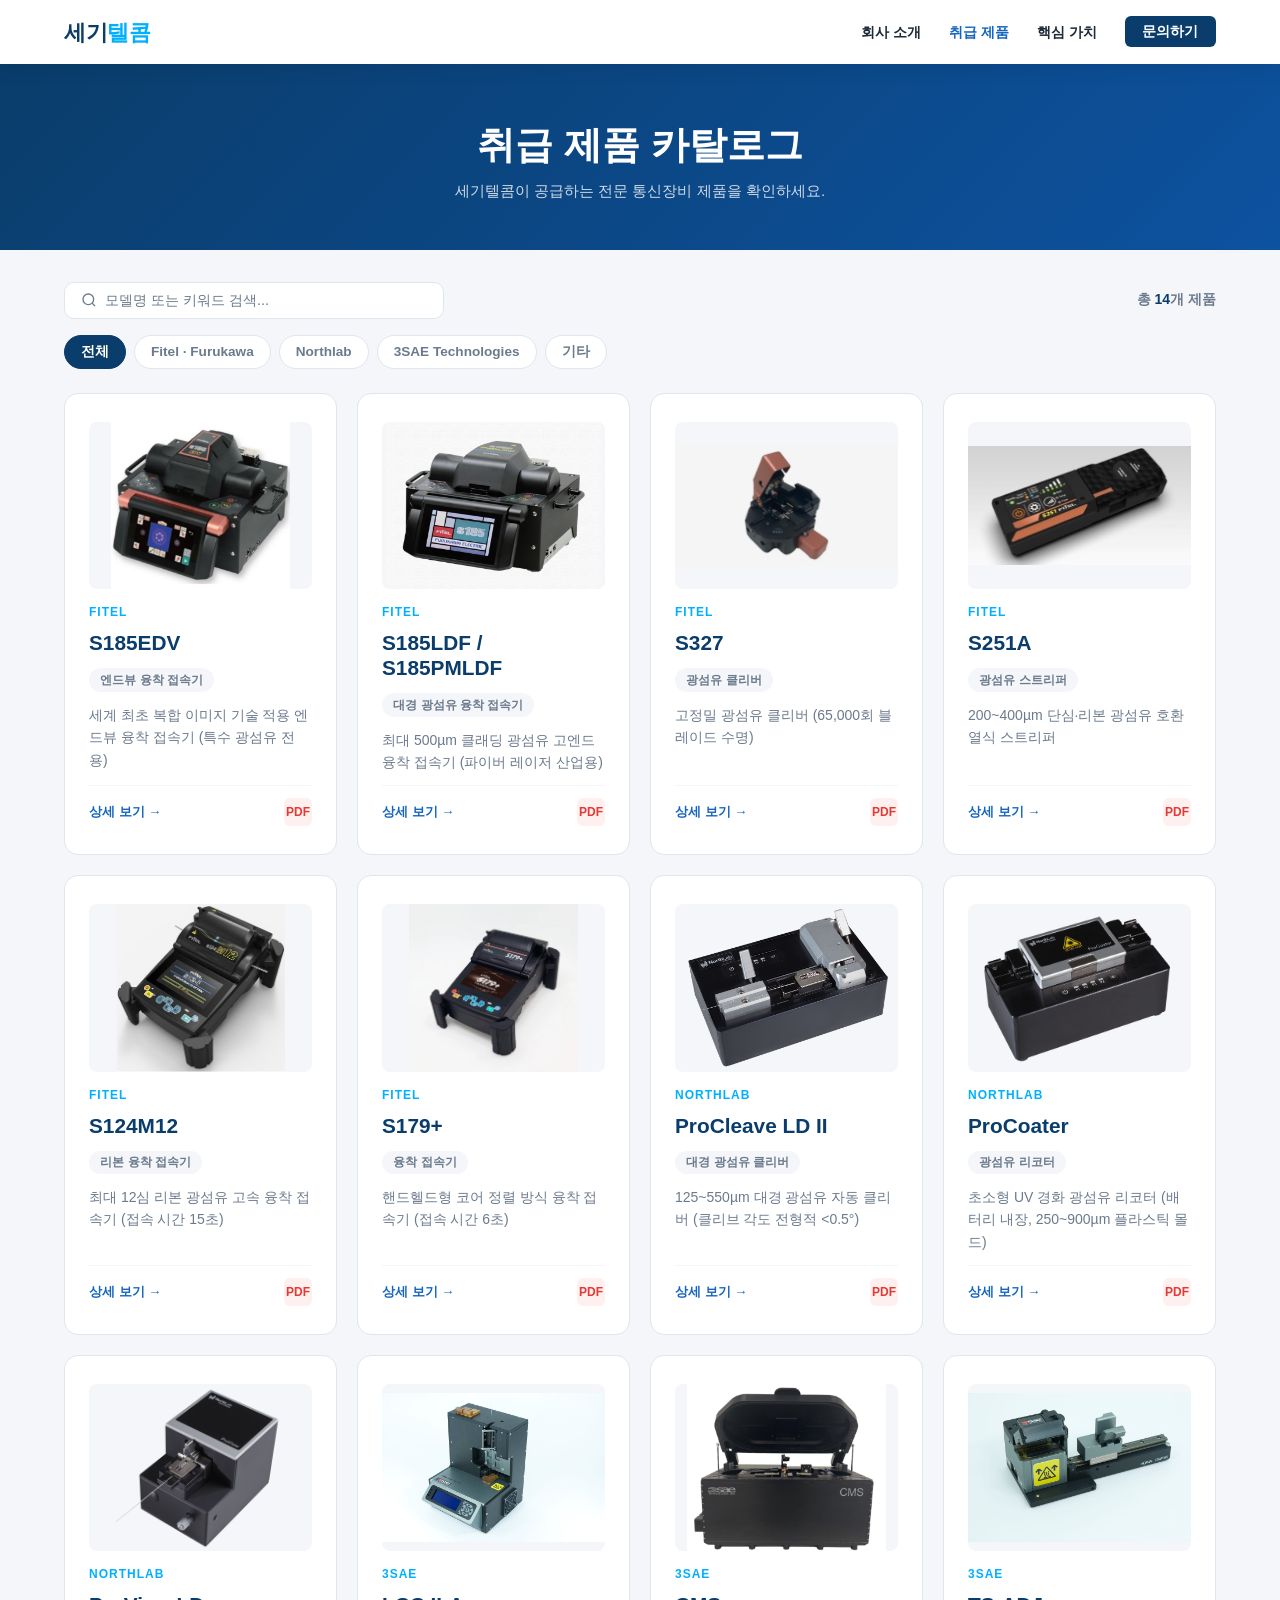
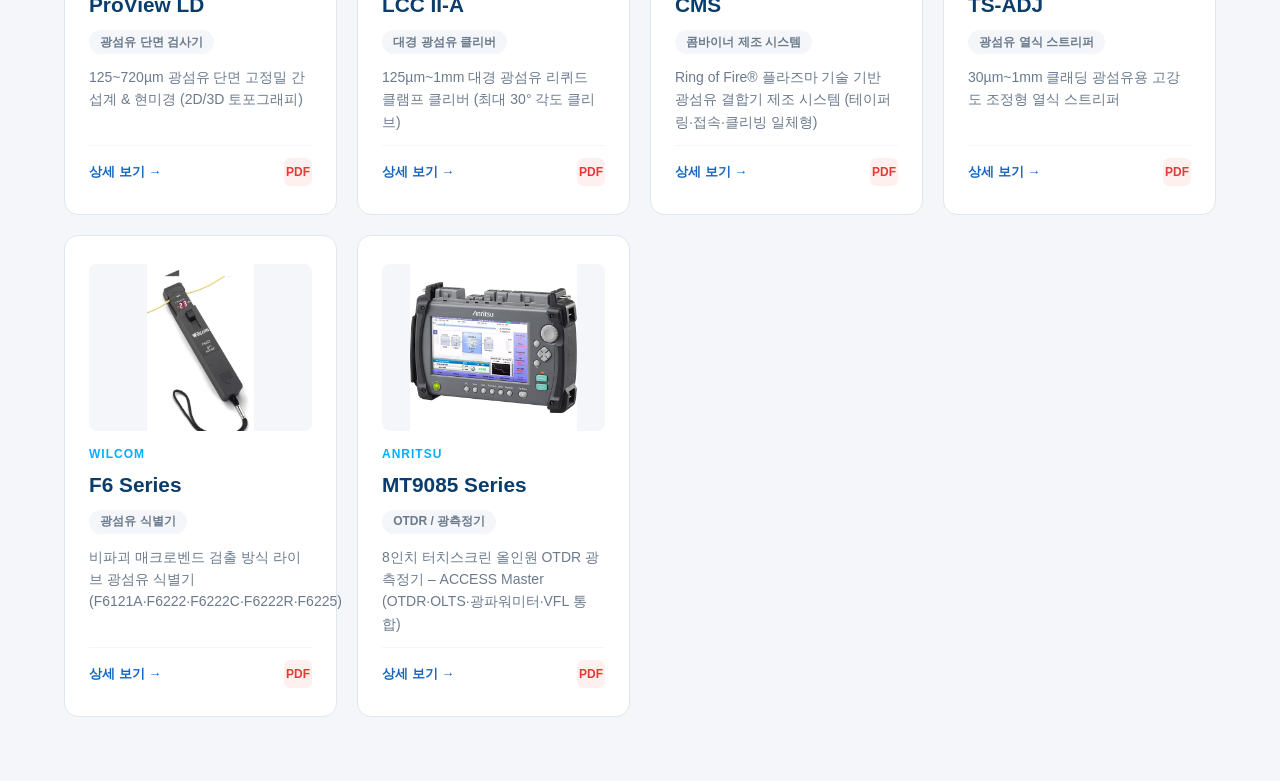
<file: products.html>
<!DOCTYPE html>
<html lang="ko">
<head>
  <meta charset="UTF-8" />
  <meta name="viewport" content="width=device-width, initial-scale=1.0" />
  <title>제품 카탈로그 | 세기텔콤</title>
  <style>
    :root {
      --primary: #0a3d6b;
      --primary-light: #1565c0;
      --accent: #00b0ff;
      --gray-100: #f4f6f9;
      --gray-200: #e0e6ee;
      --gray-500: #6b7a8d;
      --gray-800: #1e2a38;
      --white: #ffffff;
      --shadow: 0 4px 20px rgba(0,0,0,0.08);
    }

    * { box-sizing: border-box; margin: 0; padding: 0; }
    html { scroll-behavior: smooth; }
    body {
      font-family: 'Apple SD Gothic Neo', 'Noto Sans KR', 'Malgun Gothic', sans-serif;
      color: var(--gray-800);
      background: var(--gray-100);
    }

    /* ── 헤더 ── */
    header {
      position: sticky; top: 0; z-index: 100;
      background: var(--white);
      box-shadow: var(--shadow);
    }
    nav {
      max-width: 1200px; margin: 0 auto;
      padding: 0 1.5rem; height: 64px;
      display: flex; align-items: center; justify-content: space-between;
    }
    .logo {
      font-size: 1.35rem; font-weight: 800;
      color: var(--primary); text-decoration: none; letter-spacing: -0.5px;
    }
    .logo span { color: var(--accent); }
    .nav-links { display: flex; gap: 1.75rem; list-style: none; align-items: center; }
    .nav-links a {
      text-decoration: none; font-size: 0.9rem; font-weight: 600;
      color: var(--gray-800); transition: color 0.2s;
    }
    .nav-links a:hover, .nav-links a.active { color: var(--primary-light); }
    .nav-cta {
      background: var(--primary); color: var(--white) !important;
      padding: 0.45rem 1.1rem; border-radius: 6px;
    }
    .nav-cta:hover { background: var(--primary-light) !important; color: var(--white) !important; }
    .hamburger {
      display: none; flex-direction: column; gap: 5px;
      cursor: pointer; padding: 4px; background: none; border: none;
    }
    .hamburger span {
      display: block; width: 24px; height: 2px;
      background: var(--primary); border-radius: 2px; transition: all 0.3s;
    }
    .hamburger.open span:nth-child(1) { transform: translateY(7px) rotate(45deg); }
    .hamburger.open span:nth-child(2) { opacity: 0; }
    .hamburger.open span:nth-child(3) { transform: translateY(-7px) rotate(-45deg); }
    .mobile-menu {
      display: none; flex-direction: column;
      background: var(--white); border-top: 1px solid var(--gray-200);
      padding: 1rem 1.5rem 1.5rem; gap: 0.75rem;
    }
    .mobile-menu.open { display: flex; }
    .mobile-menu a {
      text-decoration: none; font-size: 0.95rem; font-weight: 600;
      color: var(--gray-800); padding: 0.5rem 0;
      border-bottom: 1px solid var(--gray-100);
    }

    /* ── 페이지 헤더 ── */
    .page-hero {
      background: linear-gradient(135deg, var(--primary) 0%, #0d52a0 100%);
      color: var(--white); padding: 3.5rem 1.5rem 3rem; text-align: center;
    }
    .page-hero h1 { font-size: clamp(1.6rem, 4vw, 2.4rem); font-weight: 800; margin-bottom: 0.6rem; }
    .page-hero p { font-size: 0.95rem; opacity: 0.8; }

    /* ── 컨트롤 바 ── */
    .controls {
      max-width: 1200px; margin: 0 auto;
      padding: 2rem 1.5rem 0;
      display: flex; flex-wrap: wrap; gap: 1rem; align-items: center;
      justify-content: space-between;
    }

    .search-box {
      display: flex; align-items: center; gap: 0.5rem;
      background: var(--white); border: 1.5px solid var(--gray-200);
      border-radius: 10px; padding: 0.6rem 1rem;
      flex: 1; max-width: 380px;
      transition: border-color 0.2s;
    }
    .search-box:focus-within { border-color: var(--primary-light); }
    .search-box svg { color: var(--gray-500); flex-shrink: 0; }
    .search-box input {
      border: none; outline: none; font-size: 0.9rem;
      color: var(--gray-800); background: transparent; width: 100%;
      font-family: inherit;
    }
    .search-box input::placeholder { color: var(--gray-500); }

    .result-count {
      font-size: 0.875rem; color: var(--gray-500); font-weight: 600;
      white-space: nowrap;
    }
    .result-count strong { color: var(--primary); }

    .filter-tabs {
      max-width: 1200px; margin: 0 auto;
      padding: 1rem 1.5rem 0;
      display: flex; gap: 0.5rem; flex-wrap: wrap;
    }
    .filter-tab {
      padding: 0.45rem 1rem; border-radius: 50px;
      border: 1.5px solid var(--gray-200);
      background: var(--white); font-size: 0.85rem; font-weight: 600;
      color: var(--gray-500); cursor: pointer;
      transition: all 0.2s; font-family: inherit;
    }
    .filter-tab:hover { border-color: var(--primary-light); color: var(--primary-light); }
    .filter-tab.active {
      background: var(--primary); border-color: var(--primary);
      color: var(--white);
    }

    /* ── 제품 그리드 ── */
    .products-wrap {
      max-width: 1200px; margin: 0 auto;
      padding: 1.5rem 1.5rem 4rem;
    }

    .products-grid {
      display: grid;
      grid-template-columns: repeat(auto-fill, minmax(260px, 1fr));
      gap: 1.25rem;
    }

    .product-card {
      background: var(--white); border-radius: 14px;
      border: 1.5px solid var(--gray-200);
      padding: 1.75rem 1.5rem;
      cursor: pointer; transition: transform 0.2s, box-shadow 0.2s, border-color 0.2s;
      display: flex; flex-direction: column; gap: 0.75rem;
    }
    .product-card:hover {
      transform: translateY(-4px);
      box-shadow: 0 12px 32px rgba(10,61,107,0.12);
      border-color: var(--primary-light);
    }

    .card-img {
      width: 100%; aspect-ratio: 4/3;
      object-fit: contain; border-radius: 8px;
      background: var(--gray-100);
      display: block; margin-bottom: 0.25rem;
    }
    .card-img-placeholder {
      width: 100%; aspect-ratio: 4/3;
      background: linear-gradient(135deg, var(--gray-100), var(--gray-200));
      border-radius: 8px; display: flex; align-items: center;
      justify-content: center; margin-bottom: 0.25rem;
      color: var(--gray-500); font-size: 2.5rem;
    }

    .card-brand {
      font-size: 0.75rem; font-weight: 700; letter-spacing: 1px;
      text-transform: uppercase; color: var(--accent);
    }
    .card-model {
      font-size: 1.3rem; font-weight: 800; color: var(--primary); line-height: 1.2;
    }
    .card-category {
      display: inline-flex; align-items: center;
      background: var(--gray-100); border-radius: 50px;
      padding: 0.2rem 0.7rem; font-size: 0.75rem;
      font-weight: 600; color: var(--gray-500);
      width: fit-content;
    }
    .card-desc {
      font-size: 0.875rem; color: var(--gray-500);
      line-height: 1.6; flex: 1;
    }
    .card-footer {
      display: flex; align-items: center; justify-content: space-between;
      padding-top: 0.75rem; border-top: 1px solid var(--gray-100);
      margin-top: auto;
    }
    .card-detail-btn {
      font-size: 0.82rem; font-weight: 700;
      color: var(--primary-light); display: flex; align-items: center; gap: 0.3rem;
    }
    .card-pdf-icon {
      width: 28px; height: 28px; background: #fff0f0;
      border-radius: 6px; display: flex; align-items: center; justify-content: center;
      font-size: 0.75rem; font-weight: 700; color: #e53935;
      text-decoration: none; cursor: pointer;
      transition: background 0.2s;
    }
    .card-pdf-icon:hover { background: #ffd6d6; }

    /* 데이터 없음 */
    .empty-state {
      grid-column: 1 / -1; text-align: center;
      padding: 5rem 1rem; color: var(--gray-500);
    }
    .empty-state svg { margin-bottom: 1rem; opacity: 0.3; }
    .empty-state p { font-size: 1rem; font-weight: 600; }

    /* ── 모달 ── */
    .modal-overlay {
      display: none; position: fixed; inset: 0;
      background: rgba(10,30,50,0.55); z-index: 500;
      align-items: center; justify-content: center;
      padding: 1rem;
    }
    .modal-overlay.open { display: flex; }

    .modal {
      background: var(--white); border-radius: 20px;
      width: 100%; max-width: 720px; max-height: 90vh;
      overflow-y: auto; position: relative;
      animation: slideUp 0.25s ease;
    }
    @keyframes slideUp {
      from { transform: translateY(24px); opacity: 0; }
      to   { transform: translateY(0);    opacity: 1; }
    }

    .modal-header {
      background: linear-gradient(135deg, var(--primary), #0d52a0);
      color: var(--white); padding: 2rem 2rem 1.75rem;
      border-radius: 20px 20px 0 0;
      display: flex; gap: 1.5rem; align-items: flex-start;
    }
    .modal-header-text { flex: 1; }
    .modal-brand { font-size: 0.8rem; font-weight: 700; letter-spacing: 1.5px; opacity: 0.7; text-transform: uppercase; }
    .modal-model { font-size: 2rem; font-weight: 900; letter-spacing: -1px; margin: 0.2rem 0 0.5rem; }
    .modal-category {
      display: inline-block; background: rgba(255,255,255,0.15);
      border-radius: 50px; padding: 0.2rem 0.8rem;
      font-size: 0.8rem; font-weight: 600;
    }
    .modal-header-img {
      width: 140px; min-width: 140px; aspect-ratio: 1;
      object-fit: contain; border-radius: 12px;
      background: rgba(255,255,255,0.12); padding: 0.5rem;
    }
    .modal-header-img-placeholder {
      width: 140px; min-width: 140px; aspect-ratio: 1;
      background: rgba(255,255,255,0.08); border-radius: 12px;
      display: flex; align-items: center; justify-content: center;
      font-size: 3rem;
    }
    .modal-close {
      background: rgba(255,255,255,0.15); border: none; color: var(--white);
      width: 34px; height: 34px; border-radius: 50%; flex-shrink: 0;
      font-size: 1.1rem; cursor: pointer; display: flex;
      align-items: center; justify-content: center;
      transition: background 0.2s; font-family: inherit; align-self: flex-start;
    }
    .modal-close:hover { background: rgba(255,255,255,0.28); }

    .modal-body { padding: 2rem; }

    .modal-short-desc {
      font-size: 1rem; color: var(--gray-500);
      margin-bottom: 1.75rem; line-height: 1.7;
    }

    .modal-section-title {
      font-size: 0.78rem; font-weight: 700; letter-spacing: 1.5px;
      text-transform: uppercase; color: var(--primary-light);
      margin-bottom: 0.9rem;
    }

    .features-list {
      list-style: none; display: flex; flex-direction: column; gap: 0.5rem;
      margin-bottom: 2rem;
    }
    .features-list li {
      display: flex; align-items: flex-start; gap: 0.6rem;
      font-size: 0.9rem; color: var(--gray-800); line-height: 1.5;
    }
    .features-list li::before {
      content: '✓';
      color: var(--accent); font-weight: 900;
      flex-shrink: 0; margin-top: 1px;
    }

    .specs-table {
      width: 100%; border-collapse: collapse;
      font-size: 0.875rem; margin-bottom: 2rem;
      border-radius: 10px; overflow: hidden;
      border: 1px solid var(--gray-200);
    }
    .specs-table tr:nth-child(odd)  td:first-child { background: var(--gray-100); }
    .specs-table tr:nth-child(even) td:first-child { background: #edf1f7; }
    .specs-table td {
      padding: 0.65rem 1rem; border-bottom: 1px solid var(--gray-200);
      vertical-align: top;
    }
    .specs-table tr:last-child td { border-bottom: none; }
    .specs-table td:first-child {
      font-weight: 700; color: var(--primary);
      width: 38%; white-space: nowrap;
    }
    .specs-table td:last-child { color: var(--gray-800); }

    .modal-empty {
      background: var(--gray-100); border-radius: 10px;
      padding: 1.5rem; text-align: center;
      color: var(--gray-500); font-size: 0.875rem;
      margin-bottom: 2rem;
    }

    .modal-actions {
      display: flex; gap: 0.75rem; flex-wrap: wrap;
      padding-top: 1.25rem; border-top: 1px solid var(--gray-200);
    }
    .btn-pdf {
      display: inline-flex; align-items: center; gap: 0.5rem;
      background: #e53935; color: var(--white);
      padding: 0.75rem 1.5rem; border-radius: 8px;
      font-size: 0.9rem; font-weight: 700;
      text-decoration: none; transition: opacity 0.2s;
    }
    .btn-pdf:hover { opacity: 0.88; }
    .btn-contact {
      display: inline-flex; align-items: center; gap: 0.5rem;
      background: var(--primary); color: var(--white);
      padding: 0.75rem 1.5rem; border-radius: 8px;
      font-size: 0.9rem; font-weight: 700;
      text-decoration: none; transition: background 0.2s;
    }
    .btn-contact:hover { background: var(--primary-light); }

    /* ── 반응형 ── */
    @media (max-width: 768px) {
      .nav-links { display: none; }
      .hamburger { display: flex; }
      .controls { flex-direction: column; align-items: stretch; }
      .search-box { max-width: 100%; }
      .modal { max-height: 95vh; border-radius: 16px 16px 0 0; }
      .modal-overlay { align-items: flex-end; padding: 0; }
      .modal-header { border-radius: 16px 16px 0 0; }
      .modal-model { font-size: 1.6rem; }
      .modal-header-img, .modal-header-img-placeholder { width: 90px; min-width: 90px; }
    }
  </style>
</head>
<body>

  <!-- 헤더 -->
  <header>
    <nav>
      <a class="logo" href="index.html">세기<span>텔콤</span></a>
      <ul class="nav-links">
        <li><a href="index.html#about">회사 소개</a></li>
        <li><a href="products.html" class="active">취급 제품</a></li>
        <li><a href="index.html#values">핵심 가치</a></li>
        <li><a href="index.html#contact" class="nav-cta">문의하기</a></li>
      </ul>
      <button class="hamburger" id="hamburger" aria-label="메뉴">
        <span></span><span></span><span></span>
      </button>
    </nav>
    <div class="mobile-menu" id="mobileMenu">
      <a href="index.html#about">회사 소개</a>
      <a href="products.html">취급 제품</a>
      <a href="index.html#values">핵심 가치</a>
      <a href="index.html#contact">문의하기</a>
    </div>
  </header>

  <!-- 페이지 헤더 -->
  <div class="page-hero">
    <h1>취급 제품 카탈로그</h1>
    <p>세기텔콤이 공급하는 전문 통신장비 제품을 확인하세요.</p>
  </div>

  <!-- 검색 + 결과 수 -->
  <div class="controls">
    <div class="search-box">
      <svg width="16" height="16" fill="none" stroke="currentColor" stroke-width="2" viewBox="0 0 24 24">
        <circle cx="11" cy="11" r="8"/><path d="m21 21-4.35-4.35"/>
      </svg>
      <input type="text" id="searchInput" placeholder="모델명 또는 키워드 검색..." />
    </div>
    <div class="result-count" id="resultCount"></div>
  </div>

  <!-- 카테고리 필터 -->
  <div class="filter-tabs" id="filterTabs">
    <button class="filter-tab active" data-cat="all">전체</button>
  </div>

  <!-- 제품 그리드 -->
  <div class="products-wrap">
    <div class="products-grid" id="productsGrid"></div>
  </div>

  <!-- 제품 상세 모달 -->
  <div class="modal-overlay" id="modalOverlay">
    <div class="modal" id="modal">
      <div class="modal-header">
        <div id="mHeaderImg"></div>
        <div class="modal-header-text">
          <div class="modal-brand" id="mBrand"></div>
          <div class="modal-model" id="mModel"></div>
          <div class="modal-category" id="mCategory"></div>
        </div>
        <button class="modal-close" id="modalClose">✕</button>
      </div>
      <div class="modal-body">
        <p class="modal-short-desc" id="mShortDesc"></p>

        <div id="featuresSection">
          <div class="modal-section-title">주요 특징</div>
          <ul class="features-list" id="mFeatures"></ul>
        </div>

        <div id="specsSection">
          <div class="modal-section-title">제품 사양</div>
          <table class="specs-table" id="mSpecs"></table>
        </div>

        <div class="modal-actions">
          <a id="mPdfBtn" href="#" target="_blank" class="btn-pdf">
            📄 PDF 브로슈어 보기
          </a>
          <a href="index.html#contact" class="btn-contact">
            💬 제품 문의하기
          </a>
        </div>
      </div>
    </div>
  </div>

  <script>
    const MAIN_BRANDS = ['Fitel', 'Northlab', '3SAE'];
    const BRANDS = [
      { key: 'Fitel',    label: 'Fitel · Furukawa' },
      { key: 'Northlab', label: 'Northlab' },
      { key: '3SAE',     label: '3SAE Technologies' },
      { key: '기타',     label: '기타' },
    ];

    let allProducts = [];
    let activeBrand = 'all';
    let searchQuery = '';

    async function loadProducts() {
      const res = await fetch('products.json');
      allProducts = await res.json();
      buildFilterTabs();
      applyUrlBrand();
      renderGrid();
    }

    function buildFilterTabs() {
      const tabs = document.getElementById('filterTabs');
      BRANDS.forEach(b => {
        const btn = document.createElement('button');
        btn.className = 'filter-tab';
        btn.dataset.brand = b.key;
        btn.textContent = b.label;
        btn.addEventListener('click', () => setBrand(b.key));
        tabs.appendChild(btn);
      });
    }

    function applyUrlBrand() {
      const param = new URLSearchParams(location.search).get('brand');
      if (param) setBrand(param);
    }

    function setBrand(brand) {
      activeBrand = brand;
      document.querySelectorAll('.filter-tab').forEach(t => {
        t.classList.toggle('active', (t.dataset.brand || 'all') === brand);
      });
      renderGrid();
    }

    function matchesBrand(p) {
      if (activeBrand === 'all') return true;
      if (activeBrand === '기타') return !MAIN_BRANDS.includes(p.brand);
      return p.brand === activeBrand;
    }

    function renderGrid() {
      const q = searchQuery.toLowerCase();
      const filtered = allProducts.filter(p => {
        const matchQ = !q ||
          p.model.toLowerCase().includes(q) ||
          p.brand.toLowerCase().includes(q) ||
          p.shortDesc.toLowerCase().includes(q) ||
          p.categoryLabel.toLowerCase().includes(q);
        return matchesBrand(p) && matchQ;
      });

      const grid = document.getElementById('productsGrid');
      const count = document.getElementById('resultCount');
      count.innerHTML = `총 <strong>${filtered.length}</strong>개 제품`;

      if (filtered.length === 0) {
        grid.innerHTML = `
          <div class="empty-state">
            <svg width="48" height="48" fill="none" stroke="currentColor" stroke-width="1.5" viewBox="0 0 24 24">
              <circle cx="11" cy="11" r="8"/><path d="m21 21-4.35-4.35"/>
            </svg>
            <p>검색 결과가 없습니다.</p>
          </div>`;
        return;
      }

      grid.innerHTML = filtered.map(p => `
        <div class="product-card" data-id="${p.id}" tabindex="0" role="button" aria-label="${p.brand} ${p.model} 상세보기">
          ${p.image
            ? `<img class="card-img" src="${p.image}" alt="${p.model}" loading="lazy" onerror="this.style.display='none';this.nextElementSibling.style.display='flex'">`
            : ''}
          <div class="card-img-placeholder" style="${p.image ? 'display:none' : ''}">📦</div>
          <div class="card-brand">${p.brand}</div>
          <div class="card-model">${p.model}</div>
          <div class="card-category">${p.categoryLabel}</div>
          <div class="card-desc">${p.shortDesc || '&nbsp;'}</div>
          <div class="card-footer">
            <span class="card-detail-btn">상세 보기 →</span>
            ${p.pdf ? `<a class="card-pdf-icon" href="${p.pdf}" target="_blank" rel="noopener noreferrer" onclick="event.stopPropagation()" aria-label="PDF 브로슈어 열기">PDF</a>` : ''}
          </div>
        </div>
      `).join('');

      grid.querySelectorAll('.product-card').forEach(card => {
        card.addEventListener('click', () => openModal(card.dataset.id));
        card.addEventListener('keydown', e => { if (e.key === 'Enter') openModal(card.dataset.id); });
      });
    }

    function openModal(id) {
      const p = allProducts.find(x => x.id === id);
      if (!p) return;

      document.getElementById('mBrand').textContent = p.brand;
      document.getElementById('mModel').textContent = p.model;
      document.getElementById('mCategory').textContent = p.categoryLabel;
      document.getElementById('mShortDesc').textContent = p.shortDesc || '';

      const imgWrap = document.getElementById('mHeaderImg');
      if (p.image) {
        imgWrap.innerHTML = `<img class="modal-header-img" src="${p.image}" alt="${p.model}" onerror="this.outerHTML='<div class=modal-header-img-placeholder>📦</div>'">`;
      } else {
        imgWrap.innerHTML = `<div class="modal-header-img-placeholder">📦</div>`;
      }

      // 특징
      const featSec = document.getElementById('featuresSection');
      const featList = document.getElementById('mFeatures');
      if (p.features && p.features.length) {
        featList.innerHTML = p.features.map(f => `<li>${f}</li>`).join('');
        featSec.style.display = '';
      } else {
        featSec.style.display = 'none';
      }

      // 스펙
      const specSec = document.getElementById('specsSection');
      const specTable = document.getElementById('mSpecs');
      if (p.specs && p.specs.length) {
        specTable.innerHTML = p.specs.map(([k, v]) =>
          `<tr><td>${k}</td><td>${v}</td></tr>`
        ).join('');
        specSec.style.display = '';
      } else {
        specSec.innerHTML = '<div class="modal-empty">사양 정보를 준비 중입니다.</div>';
        specSec.style.display = '';
      }

      // PDF
      const pdfBtn = document.getElementById('mPdfBtn');
      if (p.pdf) {
        pdfBtn.href = p.pdf;
        pdfBtn.style.display = '';
      } else {
        pdfBtn.style.display = 'none';
      }

      document.getElementById('modalOverlay').classList.add('open');
      document.body.style.overflow = 'hidden';
      document.getElementById('modal').scrollTop = 0;
    }

    function closeModal() {
      document.getElementById('modalOverlay').classList.remove('open');
      document.body.style.overflow = '';
    }

    document.getElementById('modalClose').addEventListener('click', closeModal);
    document.getElementById('modalOverlay').addEventListener('click', e => {
      if (e.target === e.currentTarget) closeModal();
    });
    document.addEventListener('keydown', e => { if (e.key === 'Escape') closeModal(); });

    document.getElementById('searchInput').addEventListener('input', e => {
      searchQuery = e.target.value;
      renderGrid();
    });

    // 햄버거
    const hamburger = document.getElementById('hamburger');
    hamburger.addEventListener('click', () => {
      hamburger.classList.toggle('open');
      document.getElementById('mobileMenu').classList.toggle('open');
    });

    loadProducts();
  </script>
</body>
</html>
</file>
